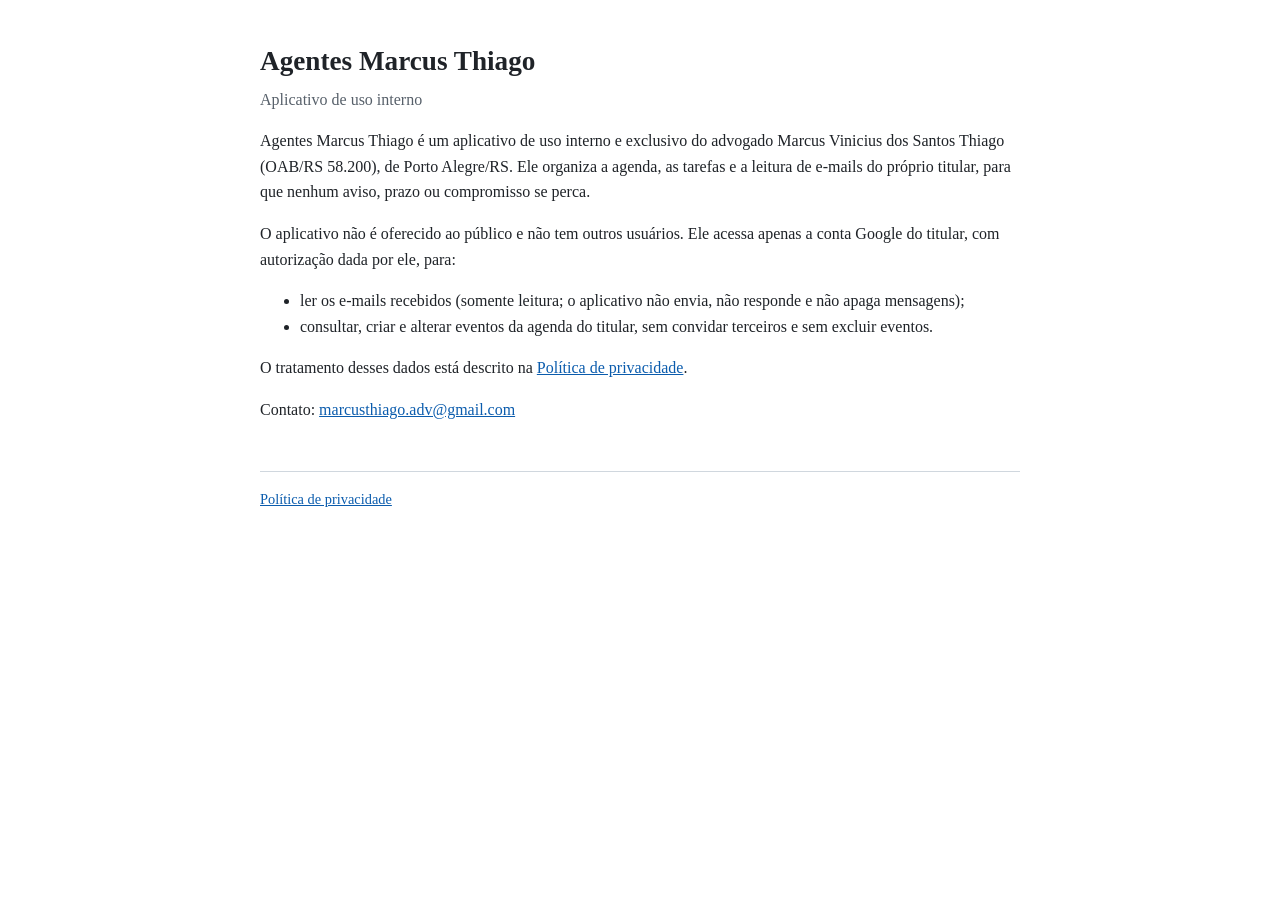
<file: index.html>
<!DOCTYPE html>
<html lang="pt-BR"><head><meta charset="utf-8"><meta name="viewport" content="width=device-width,initial-scale=1">
<title>Agentes Marcus Thiago</title><link rel="stylesheet" href="estilo.css"></head>
<body>
<h1>Agentes Marcus Thiago</h1>
<p class="sub">Aplicativo de uso interno</p>
<p>Agentes Marcus Thiago é um aplicativo de uso interno e exclusivo do advogado Marcus Vinicius dos Santos Thiago (OAB/RS 58.200), de Porto Alegre/RS. Ele organiza a agenda, as tarefas e a leitura de e-mails do próprio titular, para que nenhum aviso, prazo ou compromisso se perca.</p>
<p>O aplicativo não é oferecido ao público e não tem outros usuários. Ele acessa apenas a conta Google do titular, com autorização dada por ele, para:</p>
<ul>
<li>ler os e-mails recebidos (somente leitura; o aplicativo não envia, não responde e não apaga mensagens);</li>
<li>consultar, criar e alterar eventos da agenda do titular, sem convidar terceiros e sem excluir eventos.</li>
</ul>
<p>O tratamento desses dados está descrito na <a href="privacidade.html">Política de privacidade</a>.</p>
<p>Contato: <a href="mailto:marcusthiago.adv@gmail.com">marcusthiago.adv@gmail.com</a></p>
<footer><a href="privacidade.html">Política de privacidade</a></footer>
</body></html>
</file>
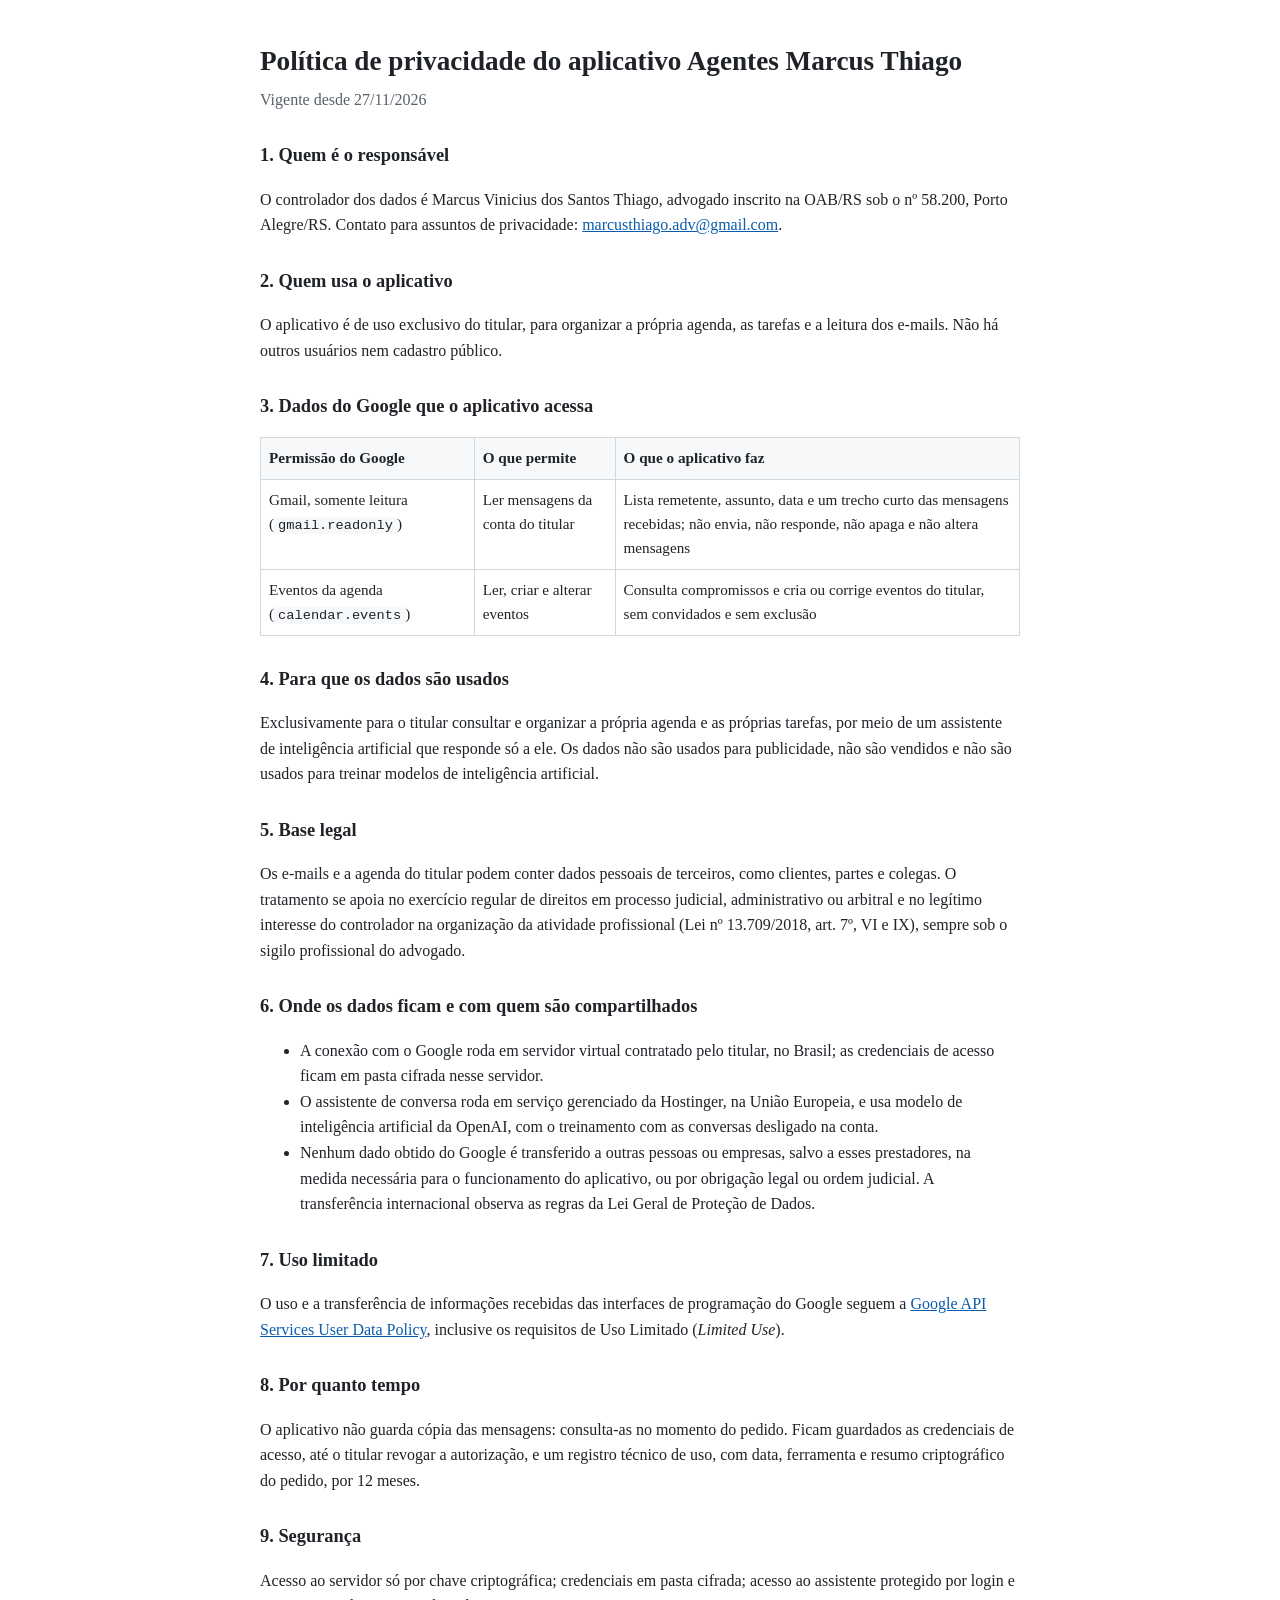
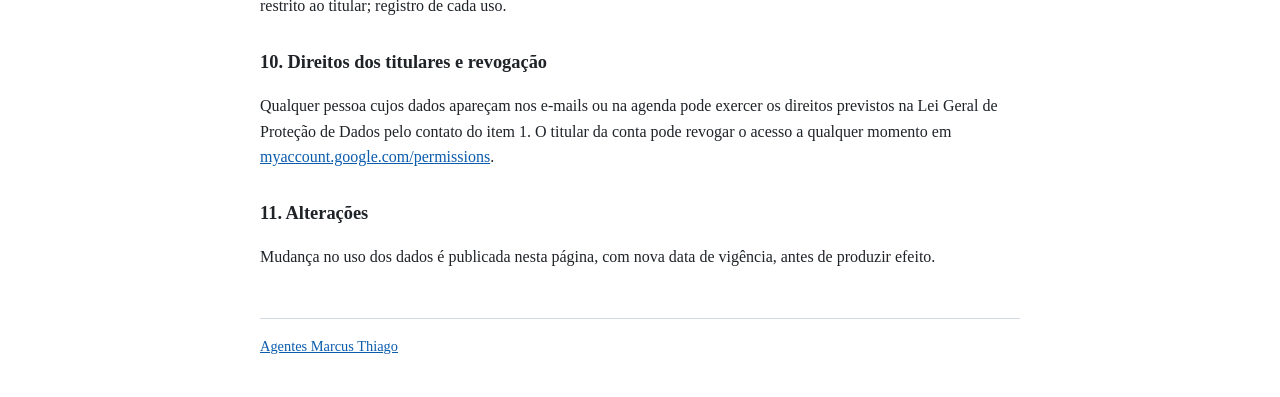
<file: privacidade.html>
<!DOCTYPE html>
<html lang="pt-BR"><head><meta charset="utf-8"><meta name="viewport" content="width=device-width,initial-scale=1">
<title>Política de privacidade — Agentes Marcus Thiago</title><link rel="stylesheet" href="estilo.css"></head>
<body>
<h1>Política de privacidade do aplicativo Agentes Marcus Thiago</h1>
<p class="sub">Vigente desde 27/11/2026</p>

<h2>1. Quem é o responsável</h2>
<p>O controlador dos dados é Marcus Vinicius dos Santos Thiago, advogado inscrito na OAB/RS sob o nº 58.200, Porto Alegre/RS. Contato para assuntos de privacidade: <a href="mailto:marcusthiago.adv@gmail.com">marcusthiago.adv@gmail.com</a>.</p>

<h2>2. Quem usa o aplicativo</h2>
<p>O aplicativo é de uso exclusivo do titular, para organizar a própria agenda, as tarefas e a leitura dos e-mails. Não há outros usuários nem cadastro público.</p>

<h2>3. Dados do Google que o aplicativo acessa</h2>
<table>
<tr><th>Permissão do Google</th><th>O que permite</th><th>O que o aplicativo faz</th></tr>
<tr><td>Gmail, somente leitura (<code>gmail.readonly</code>)</td><td>Ler mensagens da conta do titular</td><td>Lista remetente, assunto, data e um trecho curto das mensagens recebidas; não envia, não responde, não apaga e não altera mensagens</td></tr>
<tr><td>Eventos da agenda (<code>calendar.events</code>)</td><td>Ler, criar e alterar eventos</td><td>Consulta compromissos e cria ou corrige eventos do titular, sem convidados e sem exclusão</td></tr>
</table>

<h2>4. Para que os dados são usados</h2>
<p>Exclusivamente para o titular consultar e organizar a própria agenda e as próprias tarefas, por meio de um assistente de inteligência artificial que responde só a ele. Os dados não são usados para publicidade, não são vendidos e não são usados para treinar modelos de inteligência artificial.</p>

<h2>5. Base legal</h2>
<p>Os e-mails e a agenda do titular podem conter dados pessoais de terceiros, como clientes, partes e colegas. O tratamento se apoia no exercício regular de direitos em processo judicial, administrativo ou arbitral e no legítimo interesse do controlador na organização da atividade profissional (Lei nº 13.709/2018, art. 7º, VI e IX), sempre sob o sigilo profissional do advogado.</p>

<h2>6. Onde os dados ficam e com quem são compartilhados</h2>
<ul>
<li>A conexão com o Google roda em servidor virtual contratado pelo titular, no Brasil; as credenciais de acesso ficam em pasta cifrada nesse servidor.</li>
<li>O assistente de conversa roda em serviço gerenciado da Hostinger, na União Europeia, e usa modelo de inteligência artificial da OpenAI, com o treinamento com as conversas desligado na conta.</li>
<li>Nenhum dado obtido do Google é transferido a outras pessoas ou empresas, salvo a esses prestadores, na medida necessária para o funcionamento do aplicativo, ou por obrigação legal ou ordem judicial. A transferência internacional observa as regras da Lei Geral de Proteção de Dados.</li>
</ul>

<h2>7. Uso limitado</h2>
<p>O uso e a transferência de informações recebidas das interfaces de programação do Google seguem a <a href="https://developers.google.com/terms/api-services-user-data-policy">Google API Services User Data Policy</a>, inclusive os requisitos de Uso Limitado (<em>Limited Use</em>).</p>

<h2>8. Por quanto tempo</h2>
<p>O aplicativo não guarda cópia das mensagens: consulta-as no momento do pedido. Ficam guardados as credenciais de acesso, até o titular revogar a autorização, e um registro técnico de uso, com data, ferramenta e resumo criptográfico do pedido, por 12 meses.</p>

<h2>9. Segurança</h2>
<p>Acesso ao servidor só por chave criptográfica; credenciais em pasta cifrada; acesso ao assistente protegido por login e restrito ao titular; registro de cada uso.</p>

<h2>10. Direitos dos titulares e revogação</h2>
<p>Qualquer pessoa cujos dados apareçam nos e-mails ou na agenda pode exercer os direitos previstos na Lei Geral de Proteção de Dados pelo contato do item 1. O titular da conta pode revogar o acesso a qualquer momento em <a href="https://myaccount.google.com/permissions">myaccount.google.com/permissions</a>.</p>

<h2>11. Alterações</h2>
<p>Mudança no uso dos dados é publicada nesta página, com nova data de vigência, antes de produzir efeito.</p>

<footer><a href="index.html">Agentes Marcus Thiago</a></footer>
</body></html>
</file>
<file: estilo.css>
body{font-family:Georgia,"Times New Roman",serif;max-width:760px;margin:40px auto;padding:0 20px;color:#1f2328;line-height:1.6}
h1{font-size:1.7rem;margin-bottom:.2rem}h2{font-size:1.15rem;margin-top:1.8rem}
.sub{color:#57606a;margin-top:0}table{border-collapse:collapse;width:100%;margin:1rem 0;font-size:.95rem}
th,td{border:1px solid #d0d7de;padding:8px;text-align:left;vertical-align:top}th{background:#f6f8fa}
code{font-size:.9em;background:#f6f8fa;padding:1px 4px}footer{margin-top:3rem;color:#57606a;font-size:.9rem;border-top:1px solid #d0d7de;padding-top:1rem}
a{color:#0b5cad}
</file>
